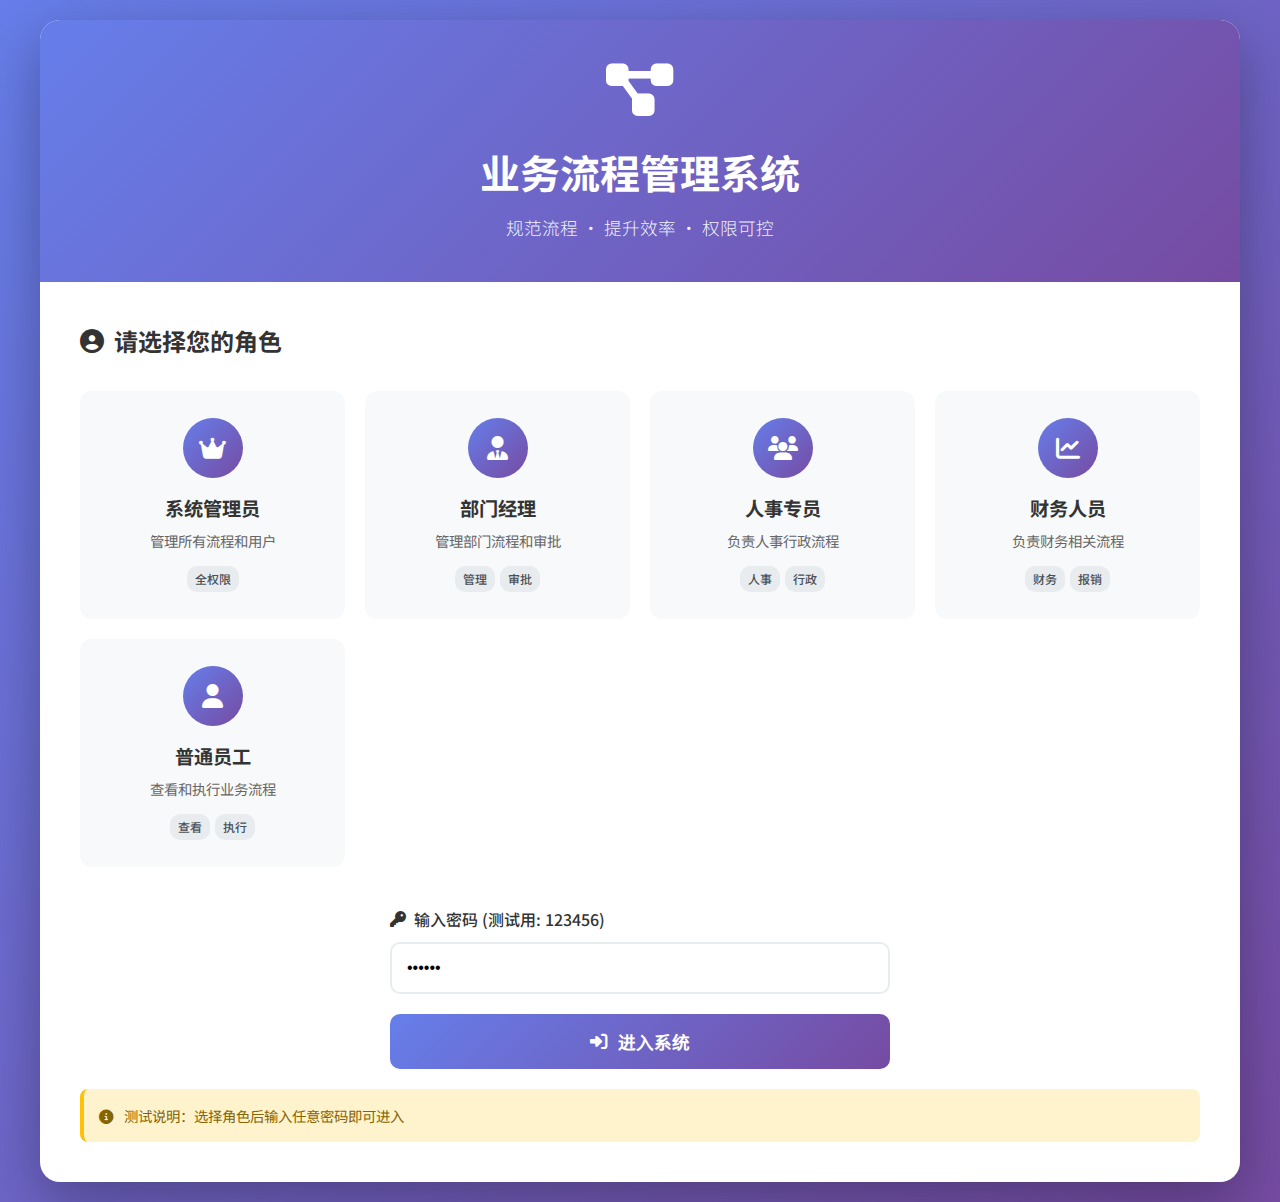
<file: index.html>
<!DOCTYPE html>
<html lang="zh-CN">
<head>
    <meta charset="UTF-8">
    <meta name="viewport" content="width=device-width, initial-scale=1.0">
    <title>企业业务流程管理系统</title>
    <link rel="stylesheet" href="css/style.css">
    <link rel="stylesheet" href="https://cdnjs.cloudflare.com/ajax/libs/font-awesome/6.4.0/css/all.min.css">
    <link href="https://fonts.googleapis.com/css2?family=Noto+Sans+SC:wght@300;400;500;700&display=swap" rel="stylesheet">
</head>
<body>
    <!-- 登录页面 -->
    <div id="loginPage" class="page active">
        <div class="login-wrapper">
            <div class="login-card">
                <div class="brand-header">
                    <i class="fas fa-project-diagram"></i>
                    <h1>业务流程管理系统</h1>
                    <p class="subtitle">规范流程 · 提升效率 · 权限可控</p>
                </div>
                
                <div class="role-selector">
                    <h3><i class="fas fa-user-circle"></i> 请选择您的角色</h3>
                    <div class="role-grid">
                        <div class="role-card" data-role="admin" onclick="selectRole('admin')">
                            <div class="role-icon">
                                <i class="fas fa-crown"></i>
                            </div>
                            <h4>系统管理员</h4>
                            <p>管理所有流程和用户</p>
                            <div class="role-badges">
                                <span class="badge">全权限</span>
                            </div>
                        </div>
                        
                        <div class="role-card" data-role="manager" onclick="selectRole('manager')">
                            <div class="role-icon">
                                <i class="fas fa-user-tie"></i>
                            </div>
                            <h4>部门经理</h4>
                            <p>管理部门流程和审批</p>
                            <div class="role-badges">
                                <span class="badge">管理</span>
                                <span class="badge">审批</span>
                            </div>
                        </div>
                        
                        <div class="role-card" data-role="hr" onclick="selectRole('hr')">
                            <div class="role-icon">
                                <i class="fas fa-users"></i>
                            </div>
                            <h4>人事专员</h4>
                            <p>负责人事行政流程</p>
                            <div class="role-badges">
                                <span class="badge">人事</span>
                                <span class="badge">行政</span>
                            </div>
                        </div>
                        
                        <div class="role-card" data-role="finance" onclick="selectRole('finance')">
                            <div class="role-icon">
                                <i class="fas fa-chart-line"></i>
                            </div>
                            <h4>财务人员</h4>
                            <p>负责财务相关流程</p>
                            <div class="role-badges">
                                <span class="badge">财务</span>
                                <span class="badge">报销</span>
                            </div>
                        </div>
                        
                        <div class="role-card" data-role="employee" onclick="selectRole('employee')">
                            <div class="role-icon">
                                <i class="fas fa-user"></i>
                            </div>
                            <h4>普通员工</h4>
                            <p>查看和执行业务流程</p>
                            <div class="role-badges">
                                <span class="badge">查看</span>
                                <span class="badge">执行</span>
                            </div>
                        </div>
                    </div>
                    
                    <div class="password-section">
                        <label for="password"><i class="fas fa-key"></i> 输入密码 (测试用: 123456)</label>
                        <input type="password" id="password" placeholder="请输入密码" value="123456">
                        <button class="btn-login" onclick="login()">
                            <i class="fas fa-sign-in-alt"></i> 进入系统
                        </button>
                    </div>
                    
                    <div class="test-info">
                        <p><i class="fas fa-info-circle"></i> 测试说明：选择角色后输入任意密码即可进入</p>
                    </div>
                </div>
            </div>
        </div>
    </div>
    
    <!-- 主系统页面 -->
    <div id="mainPage" class="page">
        <!-- 顶部导航 -->
        <header class="main-header">
            <div class="header-left">
                <button class="menu-toggle" onclick="toggleSidebar()">
                    <i class="fas fa-bars"></i>
                </button>
                <div class="logo">
                    <i class="fas fa-project-diagram"></i>
                    <span>业务流程系统</span>
                </div>
                
                <!-- 全局搜索 -->
                <div class="search-container">
                    <i class="fas fa-search"></i>
                    <input type="text" id="globalSearch" placeholder="搜索业务流程..." onkeyup="searchProcesses()">
                    <div class="search-results" id="searchResults"></div>
                </div>
            </div>
            
            <div class="header-right">
                <div class="user-info">
                    <div class="user-avatar">
                        <i class="fas fa-user-circle"></i>
                    </div>
                    <div class="user-details">
                        <span class="user-name" id="userName">管理员</span>
                        <span class="user-role" id="userRole">系统管理员</span>
                    </div>
                </div>
                <button class="btn-logout" onclick="logout()">
                    <i class="fas fa-sign-out-alt"></i> 退出
                </button>
            </div>
        </header>
        
        <div class="main-container">
            <!-- 侧边栏菜单 -->
            <aside class="sidebar" id="sidebar">
                <div class="sidebar-header">
                    <h3><i class="fas fa-folder-open"></i> 流程分类</h3>
                    <button class="btn-collapse" onclick="collapseAllCategories()">
                        <i class="fas fa-compress-alt"></i> 全部折叠
                    </button>
                </div>
                
                <nav class="category-menu" id="categoryMenu">
                    <!-- 分类菜单会通过JS动态生成 -->
                </nav>
                
                <!-- 权限过滤 -->
                <div class="filter-section">
                    <h3><i class="fas fa-filter"></i> 权限过滤</h3>
                    <div class="filter-options" id="roleFilters">
                        <!-- 角色过滤选项会动态生成 -->
                    </div>
                </div>
                
                <!-- 统计信息 -->
                <div class="stats-section">
                    <h3><i class="fas fa-chart-bar"></i> 统计</h3>
                    <div class="stats-grid">
                        <div class="stat-item">
                            <span class="stat-number" id="totalProcesses">0</span>
                            <span class="stat-label">总流程数</span>
                        </div>
                        <div class="stat-item">
                            <span class="stat-number" id="visibleProcesses">0</span>
                            <span class="stat-label">可见流程</span>
                        </div>
                    </div>
                </div>
                
                <!-- 管理员快速操作 -->
                <div class="admin-quick-actions" id="adminActions">
                    <h3><i class="fas fa-bolt"></i> 快速操作</h3>
                    <button class="btn-quick-action" onclick="showAddProcessModal()">
                        <i class="fas fa-plus-circle"></i> 添加流程
                    </button>
                    <button class="btn-quick-action" onclick="showUserManagement()">
                        <i class="fas fa-user-cog"></i> 账号管理
                    </button>
                    <button class="btn-quick-action" onclick="exportProcesses()">
                        <i class="fas fa-download"></i> 导出数据
                    </button>
                </div>
            </aside>
            
            <!-- 主内容区 -->
            <main class="content">
                <div class="content-header">
                    <div class="breadcrumb">
                        <span id="breadcrumb">所有业务流程</span>
                    </div>
                    <div class="content-actions">
                        <button class="btn-action" onclick="toggleViewMode()" id="viewToggle">
                            <i class="fas fa-th-list"></i> 列表视图
                        </button>
                        <button class="btn-action" onclick="refreshData()">
                            <i class="fas fa-sync-alt"></i> 刷新
                        </button>
                    </div>
                </div>
                
                <!-- 流程列表/网格 -->
                <div class="process-container" id="processContainer">
                    <!-- 流程卡片会动态加载到这里 -->
                    <div class="loading" id="loading">
                        <i class="fas fa-spinner fa-spin"></i> 加载中...
                    </div>
                </div>
                
                <!-- 空状态 -->
                <div class="empty-state" id="emptyState" style="display: none;">
                    <i class="fas fa-clipboard-list"></i>
                    <h3>暂无业务流程</h3>
                    <p>当前分类下没有流程，或您没有查看权限</p>
                    <button class="btn-primary" onclick="showAddProcessModal()" id="addFirstProcessBtn">
                        <i class="fas fa-plus"></i> 添加第一个流程
                    </button>
                </div>
            </main>
        </div>
        
        <!-- 添加流程模态框 -->
        <div class="modal" id="addProcessModal">
            <div class="modal-content">
                <div class="modal-header">
                    <h2><i class="fas fa-plus-circle"></i> 添加新业务流程</h2>
                    <button class="modal-close" onclick="closeModal('addProcessModal')">&times;</button>
                </div>
                <div class="modal-body">
                    <form id="addProcessForm" onsubmit="return addNewProcess(event)">
                        <div class="form-grid">
                            <div class="form-group">
                                <label for="processTitle"><i class="fas fa-heading"></i> 流程名称 *</label>
                                <input type="text" id="processTitle" required placeholder="例如：新员工入职流程">
                            </div>
                            
                            <div class="form-group">
                                <label for="processCategory"><i class="fas fa-folder"></i> 流程分类 *</label>
                                <select id="processCategory" required>
                                    <option value="">选择分类</option>
                                    <option value="hr">人事行政</option>
                                    <option value="finance">财务管理</option>
                                    <option value="sales">销售业务</option>
                                    <option value="tech">技术研发</option>
                                    <option value="operation">运营管理</option>
                                    <option value="other">其他</option>
                                </select>
                            </div>
                            
                            <div class="form-group">
                                <label for="processDepartment"><i class="fas fa-building"></i> 责任部门 *</label>
                                <select id="processDepartment" required>
                                    <option value="">选择部门</option>
                                    <option value="hr">人力资源部</option>
                                    <option value="finance">财务部</option>
                                    <option value="sales">销售部</option>
                                    <option value="tech">技术部</option>
                                    <option value="admin">行政部</option>
                                    <option value="operation">运营部</option>
                                </select>
                            </div>
                            
                            <div class="form-group full-width">
                                <label><i class="fas fa-users"></i> 可见角色权限 *</label>
                                <div class="checkbox-group" id="permissionCheckboxes">
                                    <label class="checkbox-label">
                                        <input type="checkbox" name="roles" value="admin" checked>
                                        <span>管理员</span>
                                    </label>
                                    <label class="checkbox-label">
                                        <input type="checkbox" name="roles" value="manager">
                                        <span>部门经理</span>
                                    </label>
                                    <label class="checkbox-label">
                                        <input type="checkbox" name="roles" value="hr">
                                        <span>人事专员</span>
                                    </label>
                                    <label class="checkbox-label">
                                        <input type="checkbox" name="roles" value="finance">
                                        <span>财务人员</span>
                                    </label>
                                    <label class="checkbox-label">
                                        <input type="checkbox" name="roles" value="employee" checked>
                                        <span>普通员工</span>
                                    </label>
                                </div>
                            </div>
                            
                            <div class="form-group full-width">
                                <label for="processDescription"><i class="fas fa-align-left"></i> 流程描述</label>
                                <textarea id="processDescription" rows="3" placeholder="简要描述此流程的目的和适用范围"></textarea>
                            </div>
                            
                            <div class="form-group full-width">
                                <label for="processSteps"><i class="fas fa-list-ol"></i> 流程步骤 *</label>
                                <div class="steps-editor">
                                    <div class="steps-container" id="stepsContainer">
                                        <div class="step-item">
                                            <div class="step-header">
                                                <span class="step-number">1</span>
                                                <input type="text" class="step-title" placeholder="步骤标题" required>
                                                <button type="button" class="btn-step-remove" onclick="removeStep(this)">&times;</button>
                                            </div>
                                            <textarea class="step-details" placeholder="步骤详细说明..." required></textarea>
                                        </div>
                                    </div>
                                    <button type="button" class="btn-add-step" onclick="addStep()">
                                        <i class="fas fa-plus"></i> 添加步骤
                                    </button>
                                </div>
                            </div>
                            
                            <div class="form-group">
                                <label for="processOwner"><i class="fas fa-user-check"></i> 流程负责人</label>
                                <input type="text" id="processOwner" placeholder="负责此流程的人员">
                            </div>
                            
                            <div class="form-group">
                                <label for="processVersion"><i class="fas fa-code-branch"></i> 版本号</label>
                                <input type="text" id="processVersion" value="1.0" placeholder="例如：1.0">
                            </div>
                        </div>
                        
                        <div class="form-actions">
                            <button type="submit" class="btn-primary">
                                <i class="fas fa-save"></i> 保存流程
                            </button>
                            <button type="button" class="btn-secondary" onclick="closeModal('addProcessModal')">
                                取消
                            </button>
                        </div>
                    </form>
                </div>
            </div>
        </div>
        
        <!-- 流程详情模态框 - 修改版 -->
        <div class="modal" id="processDetailModal">
            <div class="modal-content wide">
                <div class="modal-header">
                    <h2 id="detailTitle"></h2>
                    <button class="modal-close" onclick="closeModal('processDetailModal')">&times;</button>
                </div>
                <div class="modal-body">
                    <div class="process-meta" id="processMeta"></div>
                    <div class="process-description" id="processDescriptionDetail"></div>
                    <div class="process-steps" id="processStepsDetail"></div>
                </div>
                <div class="modal-footer">
                    <button class="btn-primary" onclick="editCurrentProcess()" id="editProcessBtn">
                        <i class="fas fa-edit"></i> 编辑流程
                    </button>
                    <button class="btn-danger" onclick="deleteCurrentProcess()" id="deleteProcessBtn">
                        <i class="fas fa-trash"></i> 删除流程
                    </button>
                    <button class="btn-secondary" onclick="closeModal('processDetailModal')">
                        关闭
                    </button>
                </div>
            </div>
        </div>
        
        <!-- 编辑流程模态框（新增） -->
        <div class="modal" id="editProcessModal">
            <div class="modal-content">
                <div class="modal-header">
                    <h2><i class="fas fa-edit"></i> 编辑业务流程</h2>
                    <button class="modal-close" onclick="closeModal('editProcessModal')">&times;</button>
                </div>
                <div class="modal-body">
                    <form id="editProcessForm" onsubmit="return updateProcess(event)">
                        <div class="form-grid">
                            <input type="hidden" id="editProcessId">
                            
                            <div class="form-group">
                                <label for="editProcessTitle"><i class="fas fa-heading"></i> 流程名称 *</label>
                                <input type="text" id="editProcessTitle" required placeholder="例如：新员工入职流程">
                            </div>
                            
                            <div class="form-group">
                                <label for="editProcessCategory"><i class="fas fa-folder"></i> 流程分类 *</label>
                                <select id="editProcessCategory" required>
                                    <option value="">选择分类</option>
                                    <option value="hr">人事行政</option>
                                    <option value="finance">财务管理</option>
                                    <option value="sales">销售业务</option>
                                    <option value="tech">技术研发</option>
                                    <option value="operation">运营管理</option>
                                    <option value="other">其他</option>
                                </select>
                            </div>
                            
                            <div class="form-group">
                                <label for="editProcessSubcategory"><i class="fas fa-tag"></i> 子分类</label>
                                <input type="text" id="editProcessSubcategory" placeholder="例如：招聘入职">
                            </div>
                            
                            <div class="form-group">
                                <label for="editProcessDepartment"><i class="fas fa-building"></i> 责任部门 *</label>
                                <select id="editProcessDepartment" required>
                                    <option value="">选择部门</option>
                                    <option value="人力资源部">人力资源部</option>
                                    <option value="财务部">财务部</option>
                                    <option value="销售部">销售部</option>
                                    <option value="技术部">技术部</option>
                                    <option value="行政部">行政部</option>
                                    <option value="运营部">运营部</option>
                                </select>
                            </div>
                            
                            <div class="form-group full-width">
                                <label><i class="fas fa-users"></i> 可见角色权限 *</label>
                                <div class="checkbox-group" id="editPermissionCheckboxes">
                                    <label class="checkbox-label">
                                        <input type="checkbox" name="editRoles" value="admin">
                                        <span>管理员</span>
                                    </label>
                                    <label class="checkbox-label">
                                        <input type="checkbox" name="editRoles" value="manager">
                                        <span>部门经理</span>
                                    </label>
                                    <label class="checkbox-label">
                                        <input type="checkbox" name="editRoles" value="hr">
                                        <span>人事专员</span>
                                    </label>
                                    <label class="checkbox-label">
                                        <input type="checkbox" name="editRoles" value="finance">
                                        <span>财务人员</span>
                                    </label>
                                    <label class="checkbox-label">
                                        <input type="checkbox" name="editRoles" value="employee">
                                        <span>普通员工</span>
                                    </label>
                                </div>
                            </div>
                            
                            <div class="form-group full-width">
                                <label for="editProcessDescription"><i class="fas fa-align-left"></i> 流程描述</label>
                                <textarea id="editProcessDescription" rows="3" placeholder="简要描述此流程的目的和适用范围"></textarea>
                            </div>
                            
                            <div class="form-group full-width">
                                <label for="editProcessSteps"><i class="fas fa-list-ol"></i> 流程步骤 *</label>
                                <div class="steps-editor">
                                    <div class="steps-container" id="editStepsContainer">
                                        <!-- 步骤会动态加载 -->
                                    </div>
                                    <button type="button" class="btn-add-step" onclick="addEditStep()">
                                        <i class="fas fa-plus"></i> 添加步骤
                                    </button>
                                </div>
                            </div>
                            
                            <div class="form-group">
                                <label for="editProcessOwner"><i class="fas fa-user-check"></i> 流程负责人</label>
                                <input type="text" id="editProcessOwner" placeholder="负责此流程的人员">
                            </div>
                            
                            <div class="form-group">
                                <label for="editProcessVersion"><i class="fas fa-code-branch"></i> 版本号</label>
                                <input type="text" id="editProcessVersion" placeholder="例如：1.0">
                            </div>
                        </div>
                        
                        <div class="form-actions">
                            <button type="submit" class="btn-primary">
                                <i class="fas fa-save"></i> 保存修改
                            </button>
                            <button type="button" class="btn-secondary" onclick="closeModal('editProcessModal')">
                                取消
                            </button>
                        </div>
                    </form>
                </div>
            </div>
        </div>
        
        <!-- 确认删除流程模态框（新增） -->
        <div class="modal" id="confirmDeleteProcessModal">
            <div class="modal-content small">
                <div class="modal-header">
                    <h2><i class="fas fa-exclamation-triangle"></i> 确认删除流程</h2>
                    <button class="modal-close" onclick="closeModal('confirmDeleteProcessModal')">&times;</button>
                </div>
                <div class="modal-body">
                    <p id="deleteProcessConfirmText">确定要删除这个流程吗？此操作不可恢复。</p>
                    <input type="hidden" id="processToDeleteId">
                </div>
                <div class="modal-footer">
                    <button class="btn-danger" onclick="confirmDeleteProcess()">
                        <i class="fas fa-trash"></i> 确认删除
                    </button>
                    <button class="btn-secondary" onclick="closeModal('confirmDeleteProcessModal')">
                        取消
                    </button>
                </div>
            </div>
        </div>

        <!-- 账号管理模态框 -->
        <div class="modal" id="userManagementModal">
            <div class="modal-content">
                <div class="modal-header">
                    <h2><i class="fas fa-user-cog"></i> 账号管理</h2>
                    <button class="modal-close" onclick="closeModal('userManagementModal')">&times;</button>
                </div>
                <div class="modal-body">
                    <div class="user-management-actions">
                        <button class="btn-primary" onclick="showAddUserForm()">
                            <i class="fas fa-user-plus"></i> 添加新账号
                        </button>
                        <button class="btn-secondary" onclick="exportUsers()">
                            <i class="fas fa-download"></i> 导出账号列表
                        </button>
                    </div>
                    
                    <!-- 用户列表 -->
                    <div class="user-list-section">
                        <h3><i class="fas fa-users"></i> 现有账号</h3>
                        <div class="user-table-container">
                            <table class="user-table">
                                <thead>
                                    <tr>
                                        <th>用户名</th>
                                        <th>角色</th>
                                        <th>部门</th>
                                        <th>姓名</th>
                                        <th>创建时间</th>
                                        <th>操作</th>
                                    </tr>
                                </thead>
                                <tbody id="userList">
                                    <!-- 用户列表会动态加载 -->
                                </tbody>
                            </table>
                        </div>
                    </div>
                    
                    <!-- 添加用户表单（默认隐藏） -->
                    <div class="add-user-form" id="addUserForm" style="display: none;">
                        <h3><i class="fas fa-user-plus"></i> 添加新用户</h3>
                        <form id="addUserFormElement" onsubmit="return addNewUser(event)">
                            <div class="form-grid">
                                <div class="form-group">
                                    <label for="newUsername"><i class="fas fa-user"></i> 用户名 *</label>
                                    <input type="text" id="newUsername" required placeholder="英文或拼音">
                                </div>
                                
                                <div class="form-group">
                                    <label for="newUserRole"><i class="fas fa-user-tag"></i> 角色 *</label>
                                    <select id="newUserRole" required>
                                        <option value="">选择角色</option>
                                        <option value="admin">管理员</option>
                                        <option value="manager">部门经理</option>
                                        <option value="hr">人事专员</option>
                                        <option value="finance">财务人员</option>
                                        <option value="employee">普通员工</option>
                                    </select>
                                </div>
                                
                                <div class="form-group">
                                    <label for="newUserDepartment"><i class="fas fa-building"></i> 部门 *</label>
                                    <select id="newUserDepartment" required>
                                        <option value="">选择部门</option>
                                        <option value="管理部">管理部</option>
                                        <option value="人力资源部">人力资源部</option>
                                        <option value="财务部">财务部</option>
                                        <option value="技术部">技术部</option>
                                        <option value="销售部">销售部</option>
                                        <option value="行政部">行政部</option>
                                        <option value="运营部">运营部</option>
                                    </select>
                                </div>
                                
                                <div class="form-group">
                                    <label for="newUserName"><i class="fas fa-id-card"></i> 显示姓名 *</label>
                                    <input type="text" id="newUserName" required placeholder="中文姓名">
                                </div>
                                
                                <div class="form-group">
                                    <label for="newUserPassword"><i class="fas fa-key"></i> 初始密码 *</label>
                                    <input type="password" id="newUserPassword" value="123456" required>
                                    <small>默认密码：123456，建议用户首次登录后修改</small>
                                </div>
                                
                                <div class="form-group full-width">
                                    <label for="newUserEmail"><i class="fas fa-envelope"></i> 邮箱（可选）</label>
                                    <input type="email" id="newUserEmail" placeholder="用户邮箱">
                                </div>
                            </div>
                            
                            <div class="form-actions">
                                <button type="submit" class="btn-primary">
                                    <i class="fas fa-save"></i> 创建账号
                                </button>
                                <button type="button" class="btn-secondary" onclick="hideAddUserForm()">
                                    取消
                                </button>
                            </div>
                        </form>
                    </div>
                    
                    <!-- 修改密码表单（默认隐藏） -->
                    <div class="change-password-form" id="changePasswordForm" style="display: none;">
                        <h3><i class="fas fa-key"></i> 修改密码</h3>
                        <form id="changePasswordFormElement" onsubmit="return changeUserPassword(event)">
                            <input type="hidden" id="targetUserId">
                            
                            <div class="form-group">
                                <label for="currentPassword"><i class="fas fa-lock"></i> 当前密码</label>
                                <input type="password" id="currentPassword" required>
                            </div>
                            
                            <div class="form-group">
                                <label for="newPassword"><i class="fas fa-lock"></i> 新密码 *</label>
                                <input type="password" id="newPassword" required minlength="6" 
                                       placeholder="至少6位字符">
                            </div>
                            
                            <div class="form-group">
                                <label for="confirmPassword"><i class="fas fa-lock"></i> 确认新密码 *</label>
                                <input type="password" id="confirmPassword" required>
                            </div>
                            
                            <div class="password-rules">
                                <p><i class="fas fa-info-circle"></i> 密码要求：</p>
                                <ul>
                                    <li>至少6位字符</li>
                                    <li>建议包含字母和数字</li>
                                    <li>区分大小写</li>
                                </ul>
                            </div>
                            
                            <div class="form-actions">
                                <button type="submit" class="btn-primary">
                                    <i class="fas fa-key"></i> 修改密码
                                </button>
                                <button type="button" class="btn-secondary" onclick="hideChangePasswordForm()">
                                    取消
                                </button>
                            </div>
                        </form>
                    </div>
                </div>
            </div>
        </div>

        <!-- 确认删除模态框 -->
        <div class="modal" id="confirmDeleteModal">
            <div class="modal-content small">
                <div class="modal-header">
                    <h2><i class="fas fa-exclamation-triangle"></i> 确认删除</h2>
                    <button class="modal-close" onclick="closeModal('confirmDeleteModal')">&times;</button>
                </div>
                <div class="modal-body">
                    <p id="deleteConfirmText">确定要删除这个账号吗？此操作不可恢复。</p>
                    <input type="hidden" id="userToDeleteId">
                </div>
                <div class="modal-footer">
                    <button class="btn-danger" onclick="confirmDeleteUser()">
                        <i class="fas fa-trash"></i> 确认删除
                    </button>
                    <button class="btn-secondary" onclick="closeModal('confirmDeleteModal')">
                        取消
                    </button>
                </div>
            </div>
        </div>
    </div>

    <script src="js/process-manager.js"></script>
    <script src="js/main.js"></script>
</body>
</html>
</file>
<file: css/style.css>
/* 基础样式重置 */
* {
    margin: 0;
    padding: 0;
    box-sizing: border-box;
}

body {
    font-family: 'Noto Sans SC', 'Microsoft YaHei', sans-serif;
    background-color: #f5f7fa;
    color: #333;
    line-height: 1.6;
}

.page {
    display: none;
    min-height: 100vh;
}

.page.active {
    display: block;
}

/* 登录页面样式 */
.login-wrapper {
    min-height: 100vh;
    background: linear-gradient(135deg, #667eea 0%, #764ba2 100%);
    display: flex;
    align-items: center;
    justify-content: center;
    padding: 20px;
}

.login-card {
    background: white;
    border-radius: 20px;
    box-shadow: 0 20px 60px rgba(0, 0, 0, 0.3);
    width: 100%;
    max-width: 1200px;
    overflow: hidden;
}

.brand-header {
    background: linear-gradient(135deg, #667eea 0%, #764ba2 100%);
    color: white;
    padding: 40px;
    text-align: center;
}

.brand-header i {
    font-size: 60px;
    margin-bottom: 20px;
}

.brand-header h1 {
    font-size: 2.5rem;
    margin-bottom: 10px;
}

.subtitle {
    font-size: 1.1rem;
    opacity: 0.9;
    font-weight: 300;
}

.role-selector {
    padding: 40px;
}

.role-selector h3 {
    font-size: 1.5rem;
    margin-bottom: 30px;
    color: #333;
    display: flex;
    align-items: center;
    gap: 10px;
}

.role-grid {
    display: grid;
    grid-template-columns: repeat(auto-fit, minmax(220px, 1fr));
    gap: 20px;
    margin-bottom: 40px;
}

.role-card {
    background: #f8f9fa;
    border-radius: 12px;
    padding: 25px 20px;
    text-align: center;
    cursor: pointer;
    transition: all 0.3s ease;
    border: 2px solid transparent;
    position: relative;
    overflow: hidden;
}

.role-card:hover {
    transform: translateY(-5px);
    box-shadow: 0 10px 30px rgba(0, 0, 0, 0.1);
    border-color: #667eea;
}

.role-card.selected {
    border-color: #667eea;
    background: linear-gradient(135deg, rgba(102, 126, 234, 0.1) 0%, rgba(118, 75, 162, 0.1) 100%);
}

.role-icon {
    width: 60px;
    height: 60px;
    background: linear-gradient(135deg, #667eea 0%, #764ba2 100%);
    border-radius: 50%;
    display: flex;
    align-items: center;
    justify-content: center;
    margin: 0 auto 15px;
}

.role-icon i {
    font-size: 24px;
    color: white;
}

.role-card h4 {
    font-size: 1.2rem;
    margin-bottom: 8px;
    color: #333;
}

.role-card p {
    font-size: 0.9rem;
    color: #666;
    margin-bottom: 15px;
    line-height: 1.4;
}

.role-badges {
    display: flex;
    justify-content: center;
    gap: 5px;
    flex-wrap: wrap;
}

.badge {
    background: #e9ecef;
    color: #495057;
    padding: 3px 8px;
    border-radius: 10px;
    font-size: 0.75rem;
    font-weight: 500;
}

.password-section {
    max-width: 500px;
    margin: 0 auto;
}

.password-section label {
    display: block;
    margin-bottom: 10px;
    font-weight: 500;
    color: #333;
    display: flex;
    align-items: center;
    gap: 8px;
}

.password-section input {
    width: 100%;
    padding: 15px;
    border: 2px solid #e9ecef;
    border-radius: 10px;
    font-size: 1rem;
    margin-bottom: 20px;
    transition: border-color 0.3s;
}

.password-section input:focus {
    outline: none;
    border-color: #667eea;
}

.btn-login {
    width: 100%;
    padding: 15px;
    background: linear-gradient(135deg, #667eea 0%, #764ba2 100%);
    color: white;
    border: none;
    border-radius: 10px;
    font-size: 1.1rem;
    font-weight: 600;
    cursor: pointer;
    display: flex;
    align-items: center;
    justify-content: center;
    gap: 10px;
    transition: transform 0.3s;
}

.btn-login:hover {
    transform: translateY(-2px);
}

.test-info {
    margin-top: 20px;
    padding: 15px;
    background: #fff3cd;
    border-radius: 8px;
    border-left: 4px solid #ffc107;
    color: #856404;
    font-size: 0.9rem;
}

.test-info i {
    margin-right: 8px;
}

/* 主系统样式 */
.main-header {
    background: white;
    padding: 0 30px;
    height: 70px;
    display: flex;
    justify-content: space-between;
    align-items: center;
    box-shadow: 0 2px 10px rgba(0, 0, 0, 0.1);
    position: sticky;
    top: 0;
    z-index: 100;
}

.header-left {
    display: flex;
    align-items: center;
    gap: 20px;
}

.menu-toggle {
    background: none;
    border: none;
    font-size: 1.2rem;
    color: #495057;
    cursor: pointer;
    width: 40px;
    height: 40px;
    border-radius: 8px;
    display: flex;
    align-items: center;
    justify-content: center;
    transition: background-color 0.3s;
}

.menu-toggle:hover {
    background-color: #f8f9fa;
}

.logo {
    display: flex;
    align-items: center;
    gap: 10px;
    font-size: 1.3rem;
    font-weight: 700;
    color: #333;
}

.logo i {
    color: #667eea;
    font-size: 1.5rem;
}

.search-container {
    position: relative;
    width: 300px;
}

.search-container i {
    position: absolute;
    left: 15px;
    top: 50%;
    transform: translateY(-50%);
    color: #adb5bd;
    z-index: 1;
}

.search-container input {
    width: 100%;
    padding: 12px 15px 12px 45px;
    border: 2px solid #e9ecef;
    border-radius: 10px;
    font-size: 0.95rem;
    transition: border-color 0.3s;
}

.search-container input:focus {
    outline: none;
    border-color: #667eea;
}

.search-results {
    position: absolute;
    top: 100%;
    left: 0;
    right: 0;
    background: white;
    border-radius: 0 0 10px 10px;
    box-shadow: 0 10px 30px rgba(0, 0, 0, 0.1);
    max-height: 400px;
    overflow-y: auto;
    display: none;
    z-index: 1000;
}

.search-results.active {
    display: block;
}

.search-result-item {
    padding: 15px;
    border-bottom: 1px solid #f1f3f5;
    cursor: pointer;
    transition: background-color 0.2s;
}

.search-result-item:hover {
    background-color: #f8f9fa;
}

.search-result-item h4 {
    font-size: 0.95rem;
    margin-bottom: 5px;
    color: #333;
}

.search-result-item p {
    font-size: 0.85rem;
    color: #6c757d;
}

.header-right {
    display: flex;
    align-items: center;
    gap: 20px;
}

.user-info {
    display: flex;
    align-items: center;
    gap: 12px;
}

.user-avatar {
    width: 40px;
    height: 40px;
    background: linear-gradient(135deg, #667eea 0%, #764ba2 100%);
    border-radius: 50%;
    display: flex;
    align-items: center;
    justify-content: center;
    color: white;
    font-size: 1.2rem;
}

.user-details {
    display: flex;
    flex-direction: column;
}

.user-name {
    font-weight: 600;
    color: #333;
    font-size: 0.95rem;
}

.user-role {
    font-size: 0.8rem;
    color: #6c757d;
}

.btn-logout {
    padding: 8px 20px;
    background: #f8f9fa;
    color: #495057;
    border: 1px solid #dee2e6;
    border-radius: 8px;
    cursor: pointer;
    display: flex;
    align-items: center;
    gap: 8px;
    font-weight: 500;
    transition: all 0.3s;
}

.btn-logout:hover {
    background: #e9ecef;
    border-color: #ced4da;
}

.main-container {
    display: flex;
    min-height: calc(100vh - 70px);
}

/* 侧边栏样式 */
.sidebar {
    width: 280px;
    background: white;
    border-right: 1px solid #e9ecef;
    padding: 25px;
    overflow-y: auto;
    transition: transform 0.3s;
}

.sidebar-header {
    display: flex;
    justify-content: space-between;
    align-items: center;
    margin-bottom: 25px;
    padding-bottom: 15px;
    border-bottom: 1px solid #e9ecef;
}

.sidebar-header h3 {
    font-size: 1.1rem;
    color: #333;
    display: flex;
    align-items: center;
    gap: 8px;
}

.btn-collapse {
    background: none;
    border: none;
    color: #6c757d;
    font-size: 0.8rem;
    cursor: pointer;
    display: flex;
    align-items: center;
    gap: 5px;
}

.btn-collapse:hover {
    color: #495057;
}

.category-menu {
    margin-bottom: 30px;
}

.category-item {
    margin-bottom: 8px;
}

.category-header {
    display: flex;
    justify-content: space-between;
    align-items: center;
    padding: 12px 15px;
    background: #f8f9fa;
    border-radius: 8px;
    cursor: pointer;
    transition: background-color 0.3s;
}

.category-header:hover {
    background: #e9ecef;
}

.category-header.active {
    background: linear-gradient(135deg, rgba(102, 126, 234, 0.1) 0%, rgba(118, 75, 162, 0.1) 100%);
    color: #667eea;
    font-weight: 600;
}

.category-title {
    display: flex;
    align-items: center;
    gap: 10px;
}

.category-count {
    background: #e9ecef;
    color: #495057;
    padding: 2px 8px;
    border-radius: 10px;
    font-size: 0.8rem;
    font-weight: 500;
}

.category-toggle {
    color: #6c757d;
    font-size: 0.8rem;
    transition: transform 0.3s;
}

.category-toggle.active {
    transform: rotate(180deg);
}

.subcategory-list {
    padding-left: 30px;
    margin-top: 8px;
    max-height: 0;
    overflow: hidden;
    transition: max-height 0.3s ease-out;
}

.subcategory-list.active {
    max-height: 500px;
}

.subcategory-item {
    padding: 8px 15px;
    margin-bottom: 5px;
    border-radius: 6px;
    cursor: pointer;
    transition: all 0.2s;
    font-size: 0.9rem;
}

.subcategory-item:hover {
    background: #f8f9fa;
}

.subcategory-item.active {
    background: linear-gradient(135deg, rgba(102, 126, 234, 0.1) 0%, rgba(118, 75, 162, 0.1) 100%);
    color: #667eea;
    font-weight: 500;
}

.filter-section {
    margin-bottom: 30px;
    padding-bottom: 20px;
    border-bottom: 1px solid #e9ecef;
}

.filter-section h3 {
    font-size: 1.1rem;
    margin-bottom: 15px;
    color: #333;
    display: flex;
    align-items: center;
    gap: 8px;
}

.filter-options {
    display: flex;
    flex-wrap: wrap;
    gap: 8px;
}

.filter-option {
    padding: 6px 12px;
    background: #f8f9fa;
    border: 1px solid #e9ecef;
    border-radius: 20px;
    font-size: 0.85rem;
    cursor: pointer;
    transition: all 0.3s;
}

.filter-option:hover {
    background: #e9ecef;
}

.filter-option.active {
    background: #667eea;
    color: white;
    border-color: #667eea;
}

.stats-section {
    margin-bottom: 30px;
}

.stats-section h3 {
    font-size: 1.1rem;
    margin-bottom: 15px;
    color: #333;
    display: flex;
    align-items: center;
    gap: 8px;
}

.stats-grid {
    display: grid;
    grid-template-columns: 1fr 1fr;
    gap: 15px;
}

.stat-item {
    background: #f8f9fa;
    padding: 15px;
    border-radius: 10px;
    text-align: center;
}

.stat-number {
    display: block;
    font-size: 1.8rem;
    font-weight: 700;
    color: #667eea;
    margin-bottom: 5px;
}

.stat-label {
    font-size: 0.8rem;
    color: #6c757d;
}

.admin-quick-actions {
    background: linear-gradient(135deg, rgba(102, 126, 234, 0.05) 0%, rgba(118, 75, 162, 0.05) 100%);
    padding: 20px;
    border-radius: 10px;
    border: 1px solid rgba(102, 126, 234, 0.2);
}

.admin-quick-actions h3 {
    font-size: 1.1rem;
    margin-bottom: 15px;
    color: #333;
    display: flex;
    align-items: center;
    gap: 8px;
}

.btn-quick-action {
    width: 100%;
    padding: 10px;
    margin-bottom: 10px;
    background: white;
    border: 1px solid #dee2e6;
    border-radius: 8px;
    cursor: pointer;
    display: flex;
    align-items: center;
    justify-content: center;
    gap: 8px;
    font-weight: 500;
    color: #495057;
    transition: all 0.3s;
}

.btn-quick-action:hover {
    background: #f8f9fa;
    border-color: #667eea;
    color: #667eea;
}

/* 主内容区样式 */
.content {
    flex: 1;
    padding: 30px;
    overflow-y: auto;
}

.content-header {
    display: flex;
    justify-content: space-between;
    align-items: center;
    margin-bottom: 30px;
}

.breadcrumb {
    font-size: 1.5rem;
    font-weight: 600;
    color: #333;
}

.content-actions {
    display: flex;
    gap: 10px;
}

.btn-action {
    padding: 10px 20px;
    background: white;
    border: 1px solid #dee2e6;
    border-radius: 8px;
    cursor: pointer;
    display: flex;
    align-items: center;
    gap: 8px;
    font-weight: 500;
    color: #495057;
    transition: all 0.3s;
}

.btn-action:hover {
    background: #f8f9fa;
    border-color: #667eea;
    color: #667eea;
}

.process-container {
    display: grid;
    grid-template-columns: repeat(auto-fill, minmax(350px, 1fr));
    gap: 20px;
}

.process-card {
    background: white;
    border-radius: 12px;
    overflow: hidden;
    box-shadow: 0 5px 15px rgba(0, 0, 0, 0.08);
    transition: all 0.3s ease;
    border: 1px solid #e9ecef;
    cursor: pointer;
}

.process-card:hover {
    transform: translateY(-5px);
    box-shadow: 0 15px 30px rgba(0, 0, 0, 0.15);
}

.process-header {
    padding: 20px;
    border-bottom: 1px solid #e9ecef;
    background: #f8f9fa;
}

.process-title {
    font-size: 1.2rem;
    font-weight: 600;
    margin-bottom: 10px;
    color: #333;
    display: flex;
    align-items: center;
    gap: 10px;
}

.process-category {
    display: inline-block;
    padding: 4px 10px;
    background: #e9ecef;
    color: #495057;
    border-radius: 20px;
    font-size: 0.8rem;
    font-weight: 500;
}

.process-body {
    padding: 20px;
}

.process-description {
    color: #6c757d;
    font-size: 0.9rem;
    line-height: 1.5;
    margin-bottom: 15px;
    display: -webkit-box;
    -webkit-line-clamp: 2;
    -webkit-box-orient: vertical;
    overflow: hidden;
}

.process-steps-preview {
    font-size: 0.85rem;
    color: #495057;
    margin-bottom: 15px;
}

.process-step-item {
    display: flex;
    align-items: flex-start;
    gap: 8px;
    margin-bottom: 8px;
}

.step-number {
    background: #e9ecef;
    color: #495057;
    width: 20px;
    height: 20px;
    border-radius: 50%;
    display: flex;
    align-items: center;
    justify-content: center;
    font-size: 0.7rem;
    font-weight: 600;
    flex-shrink: 0;
}

.process-footer {
    padding: 15px 20px;
    border-top: 1px solid #e9ecef;
    display: flex;
    justify-content: space-between;
    align-items: center;
    background: #f8f9fa;
}

.process-meta {
    display: flex;
    gap: 15px;
    font-size: 0.8rem;
    color: #6c757d;
}

.meta-item {
    display: flex;
    align-items: center;
    gap: 5px;
}

.process-roles {
    display: flex;
    gap: 5px;
    flex-wrap: wrap;
}

.role-tag {
    padding: 3px 8px;
    background: linear-gradient(135deg, rgba(102, 126, 234, 0.1) 0%, rgba(118, 75, 162, 0.1) 100%);
    color: #667eea;
    border-radius: 10px;
    font-size: 0.7rem;
    font-weight: 500;
}

.loading {
    text-align: center;
    padding: 40px;
    grid-column: 1 / -1;
    color: #6c757d;
    font-size: 1.1rem;
}

.loading i {
    margin-right: 10px;
}

.empty-state {
    text-align: center;
    padding: 60px 20px;
    grid-column: 1 / -1;
}

.empty-state i {
    font-size: 4rem;
    color: #adb5bd;
    margin-bottom: 20px;
}

.empty-state h3 {
    font-size: 1.5rem;
    margin-bottom: 10px;
    color: #495057;
}

.empty-state p {
    color: #6c757d;
    margin-bottom: 30px;
}

.btn-primary {
    padding: 12px 30px;
    background: linear-gradient(135deg, #667eea 0%, #764ba2 100%);
    color: white;
    border: none;
    border-radius: 8px;
    font-weight: 600;
    cursor: pointer;
    display: inline-flex;
    align-items: center;
    justify-content: center;
    gap: 8px;
    transition: transform 0.3s;
}

.btn-primary:hover {
    transform: translateY(-2px);
}

/* 模态框样式 */
.modal {
    display: none;
    position: fixed;
    top: 0;
    left: 0;
    right: 0;
    bottom: 0;
    background: rgba(0, 0, 0, 0.5);
    z-index: 1000;
    align-items: center;
    justify-content: center;
    padding: 20px;
}

.modal.active {
    display: flex;
}

.modal-content {
    background: white;
    border-radius: 15px;
    max-width: 800px;
    width: 100%;
    max-height: 90vh;
    overflow-y: auto;
    box-shadow: 0 20px 60px rgba(0, 0, 0, 0.3);
}

.modal-content.wide {
    max-width: 1000px;
}

.modal-header {
    padding: 25px 30px;
    border-bottom: 1px solid #e9ecef;
    display: flex;
    justify-content: space-between;
    align-items: center;
}

.modal-header h2 {
    font-size: 1.5rem;
    color: #333;
    display: flex;
    align-items: center;
    gap: 10px;
}

.modal-close {
    background: none;
    border: none;
    font-size: 1.8rem;
    color: #6c757d;
    cursor: pointer;
    line-height: 1;
    width: 30px;
    height: 30px;
    display: flex;
    align-items: center;
    justify-content: center;
    border-radius: 50%;
    transition: background-color 0.3s;
}

.modal-close:hover {
    background: #f8f9fa;
}

.modal-body {
    padding: 30px;
}

.modal-footer {
    padding: 20px 30px;
    border-top: 1px solid #e9ecef;
    display: flex;
    justify-content: flex-end;
    gap: 15px;
}

/* 表单样式 */
.form-grid {
    display: grid;
    grid-template-columns: 1fr 1fr;
    gap: 20px;
}

.form-group {
    margin-bottom: 20px;
}

.form-group.full-width {
    grid-column: 1 / -1;
}

.form-group label {
    display: block;
    margin-bottom: 8px;
    font-weight: 600;
    color: #333;
    display: flex;
    align-items: center;
    gap: 8px;
}

.form-group input,
.form-group select,
.form-group textarea {
    width: 100%;
    padding: 12px 15px;
    border: 2px solid #e9ecef;
    border-radius: 8px;
    font-size: 0.95rem;
    font-family: inherit;
    transition: border-color 0.3s;
}

.form-group input:focus,
.form-group select:focus,
.form-group textarea:focus {
    outline: none;
    border-color: #667eea;
}

.form-group textarea {
    resize: vertical;
}

.checkbox-group {
    display: flex;
    flex-wrap: wrap;
    gap: 15px;
    margin-top: 10px;
}

.checkbox-label {
    display: flex;
    align-items: center;
    gap: 8px;
    cursor: pointer;
    padding: 8px 12px;
    background: #f8f9fa;
    border-radius: 8px;
    transition: all 0.3s;
}

.checkbox-label:hover {
    background: #e9ecef;
}

.checkbox-label input {
    width: auto;
}

.steps-editor {
    margin-top: 10px;
}

.steps-container {
    margin-bottom: 15px;
}

.step-item {
    background: #f8f9fa;
    border-radius: 8px;
    padding: 15px;
    margin-bottom: 10px;
}

.step-header {
    display: flex;
    align-items: center;
    gap: 10px;
    margin-bottom: 10px;
}

.step-number {
    background: #667eea;
    color: white;
    width: 24px;
    height: 24px;
    border-radius: 50%;
    display: flex;
    align-items: center;
    justify-content: center;
    font-size: 0.8rem;
    font-weight: 600;
    flex-shrink: 0;
}

.step-title {
    flex: 1;
    padding: 8px 12px;
    border: 1px solid #dee2e6;
    border-radius: 6px;
    font-size: 0.9rem;
}

.btn-step-remove {
    background: #f8d7da;
    color: #721c24;
    border: none;
    width: 24px;
    height: 24px;
    border-radius: 50%;
    cursor: pointer;
    display: flex;
    align-items: center;
    justify-content: center;
    font-size: 1rem;
}

.step-details {
    width: 100%;
    padding: 10px;
    border: 1px solid #dee2e6;
    border-radius: 6px;
    font-size: 0.9rem;
    font-family: inherit;
    resize: vertical;
    min-height: 80px;
}

.btn-add-step {
    padding: 10px 20px;
    background: #e9ecef;
    color: #495057;
    border: none;
    border-radius: 8px;
    cursor: pointer;
    display: flex;
    align-items: center;
    gap: 8px;
    font-weight: 500;
    transition: background-color 0.3s;
}

.btn-add-step:hover {
    background: #dee2e6;
}

.form-actions {
    display: flex;
    justify-content: flex-end;
    gap: 15px;
    margin-top: 30px;
}

.btn-secondary {
    padding: 12px 30px;
    background: #6c757d;
    color: white;
    border: none;
    border-radius: 8px;
    font-weight: 600;
    cursor: pointer;
    display: inline-flex;
    align-items: center;
    justify-content: center;
    gap: 8px;
    transition: background-color 0.3s;
}

.btn-secondary:hover {
    background: #5a6268;
}

/* 流程详情样式 */
.process-meta {
    display: grid;
    grid-template-columns: repeat(auto-fit, minmax(200px, 1fr));
    gap: 20px;
    margin-bottom: 30px;
    padding: 20px;
    background: #f8f9fa;
    border-radius: 10px;
}

.process-description {
    margin-bottom: 30px;
    padding: 20px;
    background: white;
    border-radius: 10px;
    border: 1px solid #e9ecef;
}

.process-description h3 {
    font-size: 1.2rem;
    margin-bottom: 15px;
    color: #333;
    display: flex;
    align-items: center;
    gap: 10px;
}

.process-steps {
    margin-bottom: 30px;
}

.process-steps h3 {
    font-size: 1.2rem;
    margin-bottom: 20px;
    color: #333;
    display: flex;
    align-items: center;
    gap: 10px;
}

.step-detail-item {
    background: white;
    border-radius: 10px;
    padding: 20px;
    margin-bottom: 15px;
    border: 1px solid #e9ecef;
    box-shadow: 0 3px 10px rgba(0, 0, 0, 0.05);
}

.step-detail-header {
    display: flex;
    align-items: center;
    gap: 15px;
    margin-bottom: 15px;
    padding-bottom: 15px;
    border-bottom: 1px solid #e9ecef;
}

.step-detail-number {
    background: linear-gradient(135deg, #667eea 0%, #764ba2 100%);
    color: white;
    width: 32px;
    height: 32px;
    border-radius: 50%;
    display: flex;
    align-items: center;
    justify-content: center;
    font-size: 1rem;
    font-weight: 700;
}

.step-detail-title {
    font-size: 1.1rem;
    font-weight: 600;
    color: #333;
}

.step-detail-content {
    color: #495057;
    line-height: 1.6;
}

/* 响应式设计 */
@media (max-width: 1200px) {
    .role-grid {
        grid-template-columns: repeat(3, 1fr);
    }
}

@media (max-width: 992px) {
    .main-container {
        flex-direction: column;
    }
    
    .sidebar {
        width: 100%;
        border-right: none;
        border-bottom: 1px solid #e9ecef;
        max-height: 400px;
        overflow-y: auto;
    }
    
    .sidebar.collapsed {
        display: none;
    }
    
    .role-grid {
        grid-template-columns: repeat(2, 1fr);
    }
}

@media (max-width: 768px) {
    .form-grid {
        grid-template-columns: 1fr;
    }
    
    .header-left {
        flex-wrap: wrap;
    }
    
    .search-container {
        order: 3;
        width: 100%;
        margin-top: 10px;
    }
    
    .content-header {
        flex-direction: column;
        align-items: flex-start;
        gap: 15px;
    }
    
    .process-container {
        grid-template-columns: 1fr;
    }
    
    .role-grid {
        grid-template-columns: 1fr;
    }
}

@media (max-width: 576px) {
    .login-card {
        padding: 15px;
    }
    
    .brand-header {
        padding: 30px 20px;
    }
    
    .brand-header h1 {
        font-size: 2rem;
    }
    
    .role-selector {
        padding: 20px;
    }
    
    .main-header {
        padding: 0 15px;
        height: 60px;
    }
    
    .content {
        padding: 20px 15px;
    }
    
    .modal-content {
        margin: 10px;
    }
    
    .modal-body {
        padding: 20px;
    }
}
</file>
